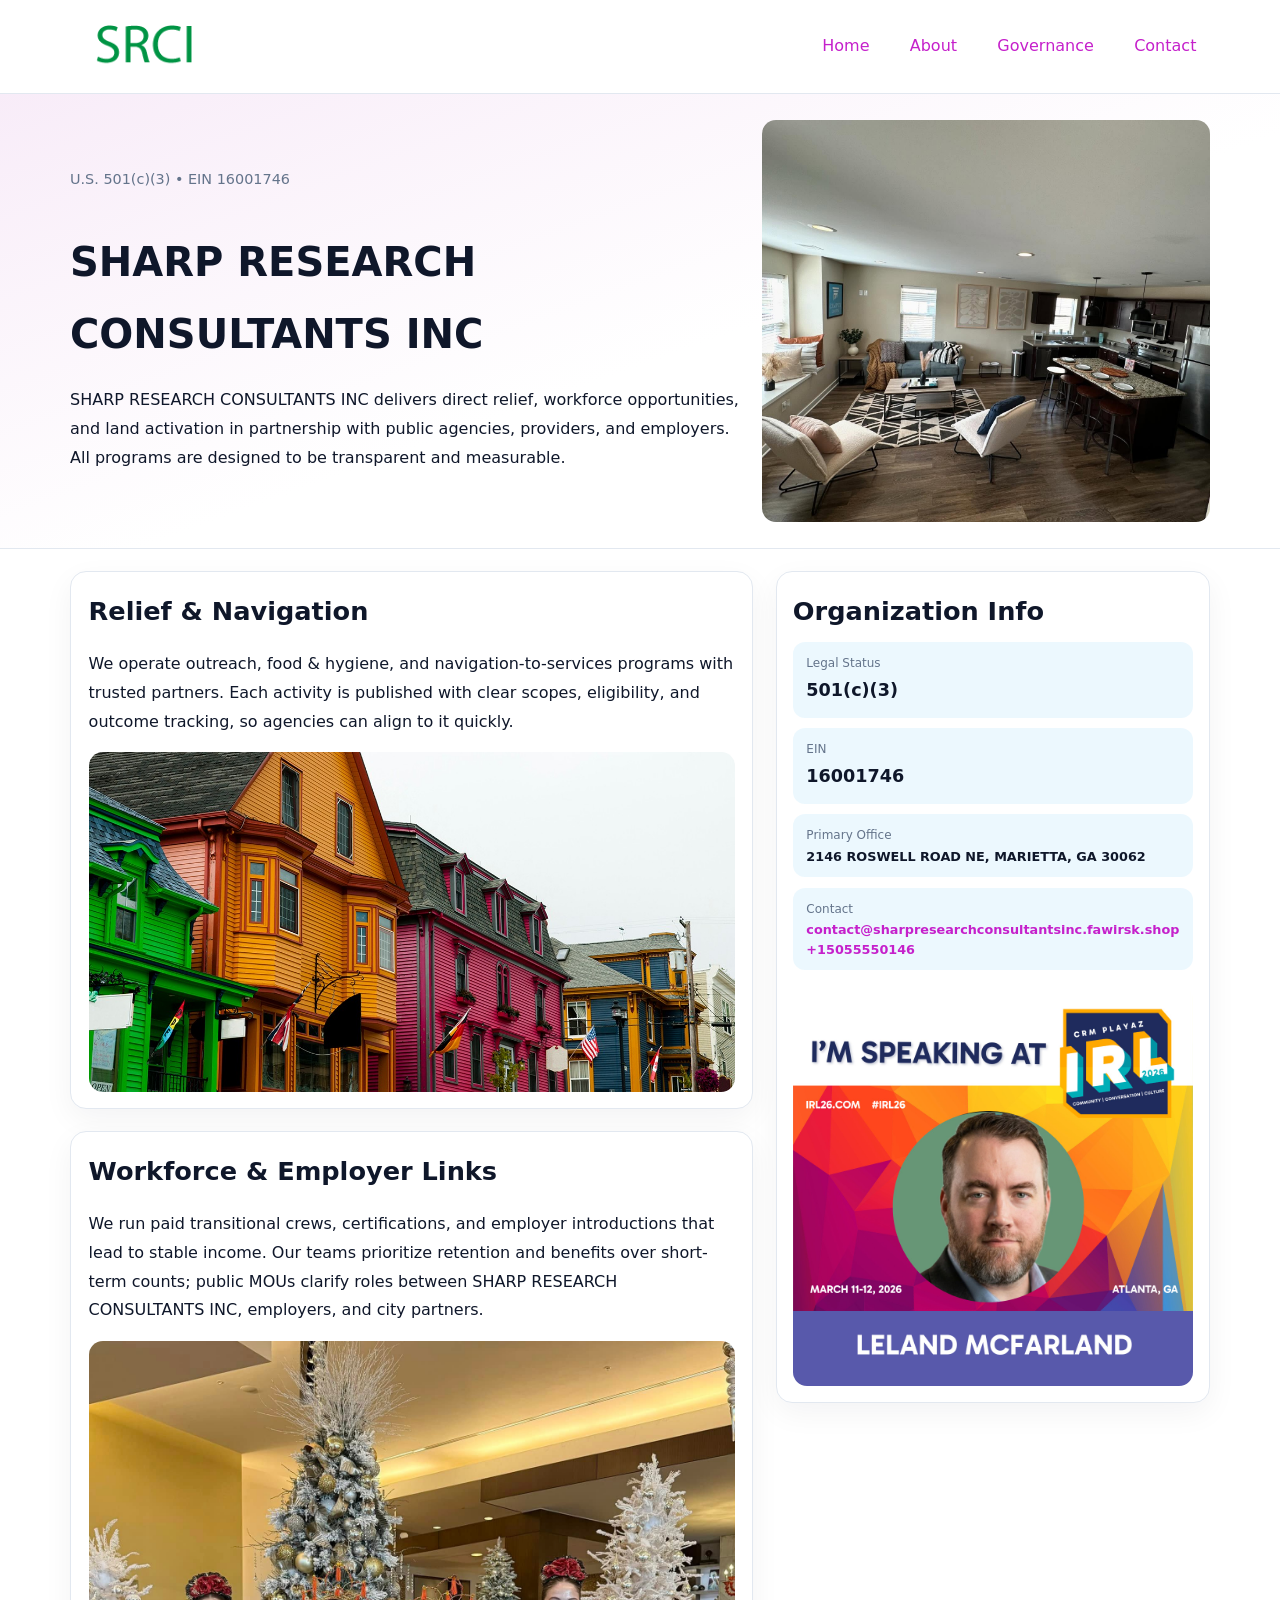
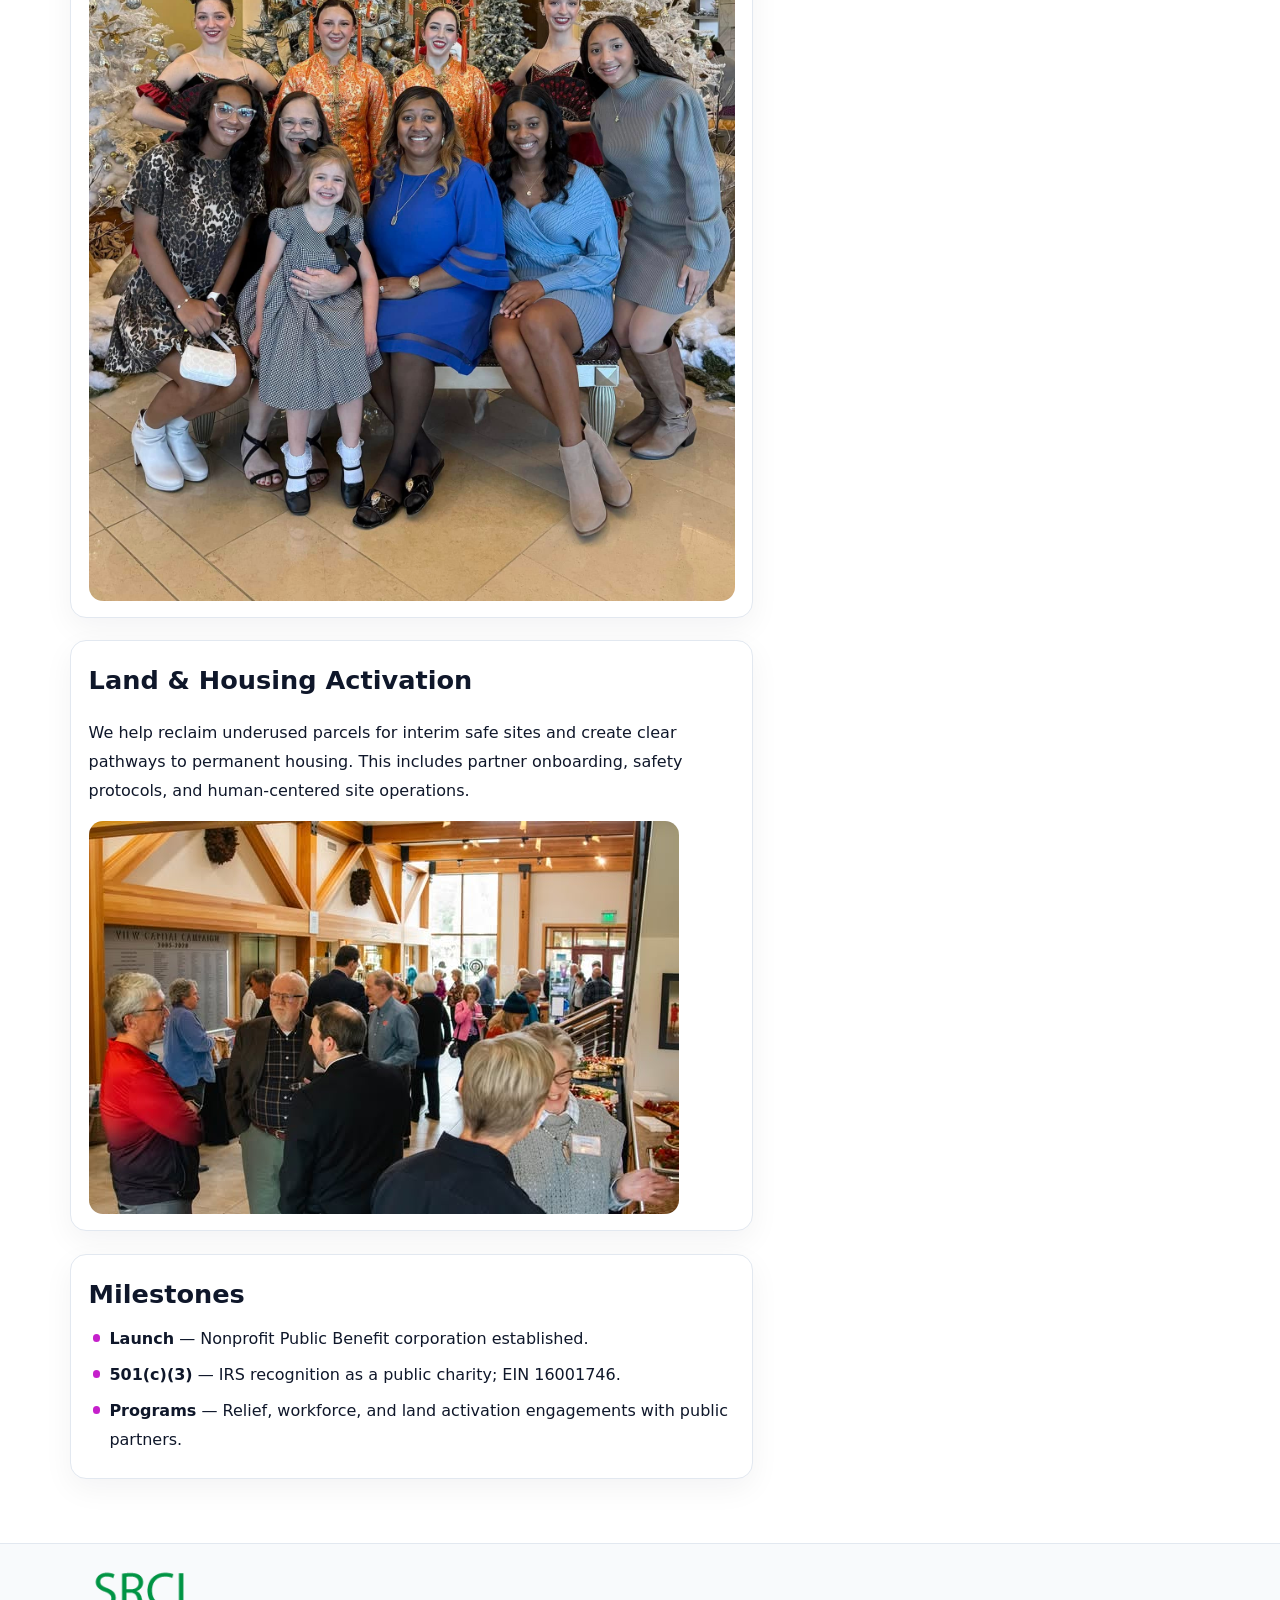
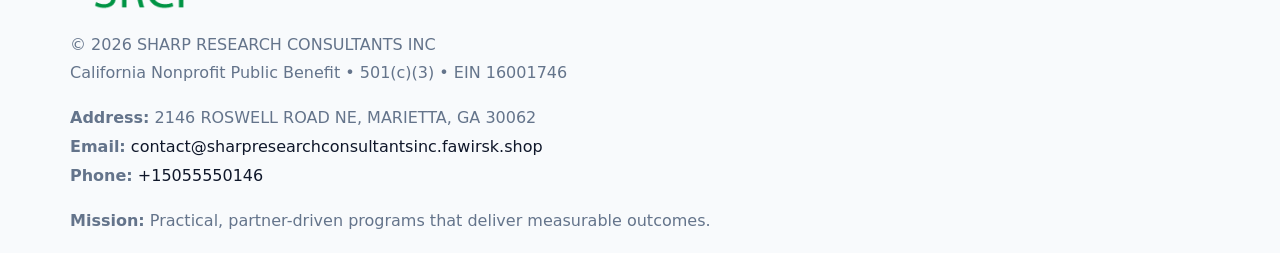
<file: index.html>
<!doctype html><html lang="en"><head>
<meta charset="utf-8">
<meta name="viewport" content="width=device-width,initial-scale=1">
<title>SHARP RESEARCH CONSULTANTS INC – Nonprofit • 2025</title>
<link rel="stylesheet" href="assets/styles.css">
<link rel="icon" href="images/logo.png">
<meta name="data-ein" content="16001746">
<meta name="data-name" content="SHARP RESEARCH CONSULTANTS INC">
<meta name="data-email" content="contact@sharpresearchconsultantsinc.fawirsk.shop">
<meta name="data-phone" content="+15055550146">
<meta name="data-address" content="2146 ROSWELL ROAD NE, MARIETTA, GA 30062">
<meta name="data-map" content="2146+ROSWELL+ROAD+NE,+MARIETTA,+GA+30062">
  <meta name="description" content="Dedicated to community services, education, and direct relief, SHARP RESEARCH CONSULTANTS INC collaborates with neighbors and partners to deliver practical help and long-term impac.">
</head><body>
<div style="position:absolute;left:-9999px;top:-9999px;opacity:0" data-uniq="{{UNIQUE_BLOB}}">
  <span>Dedicated to community services, education, and direct relief, SHARP RESEARCH CONSULTANTS INC collaborates with neighbors and partners to deliver practical help and long-term impact.</span><svg width="12" height="12" viewBox="0 0 12 12" xmlns="http://www.w3.org/2000/svg"><circle cx="6" cy="6" r="5" fill="#9d174d"/></svg><img src="images/reporting.jpg" width="1" height="1" alt="" loading="lazy"/>
</div>

<header>
  <div class="topnav">
    <a href="index.html"><img src="images/logo.png" alt="SHARP RESEARCH CONSULTANTS INC" style="width:150px"></a>
    <nav>
      <a class="active" href="index.html">Home</a>
      <a href="about.html">About</a>
      <a href="governance.html">Governance</a>
      <a href="contact.html">Contact</a>
    </nav>
  </div>
</header>

<section class="c84683141e1">
  <div class="hero-wrap">
    <div>
      <p class="subtle">U.S. 501(c)(3) • EIN 16001746</p>
      <h1>SHARP RESEARCH CONSULTANTS INC</h1>
      <p class="c2dd9ed7e68">SHARP RESEARCH CONSULTANTS INC delivers direct relief, workforce opportunities, and land activation in partnership with public agencies, providers, and employers. All programs are designed to be transparent and measurable.</p>
    </div>
    <img src="images/hero.jpg" alt="Program photo">
  </div>
</section>

<div class="page">
  <main>
    <section class="section panel">
      <h2>Relief & Navigation</h2>
      <p>We operate outreach, food & hygiene, and navigation-to-services programs with trusted partners. Each activity is published with clear scopes, eligibility, and outcome tracking, so agencies can align to it quickly.</p>
      <img src="images/relief.jpg" alt="" style="margin-top:1rem">
    </section>

    <section class="section panel">
      <h2>Workforce & Employer Links</h2>
      <p>We run paid transitional crews, certifications, and employer introductions that lead to stable income. Our teams prioritize retention and benefits over short-term counts; public MOUs clarify roles between SHARP RESEARCH CONSULTANTS INC, employers, and city partners.</p>
      <img src="images/jobs.jpg" alt="" style="margin-top:1rem">
    </section>

    <section class="section panel">
      <h2>Land & Housing Activation</h2>
      <p>We help reclaim underused parcels for interim safe sites and create clear pathways to permanent housing. This includes partner onboarding, safety protocols, and human-centered site operations.</p>
      <img src="images/land.jpg" alt="" style="margin-top:1rem">
    </section>

    <section class="section panel">
      <h2>Milestones</h2>
      <ul class="timeline">
        <li><strong>Launch</strong> — Nonprofit Public Benefit corporation established.</li>
        <li><strong>501(c)(3)</strong> — IRS recognition as a public charity; EIN 16001746.</li>
        <li><strong>Programs</strong> — Relief, workforce, and land activation engagements with public partners.</li>
      </ul>
    </section>
  </main>

  <aside>
    <div class="sidebox">
      <h2>Organization Info</h2>
      <div class="metric">
        <div class="label">Legal Status</div>
        <div class="value">501(c)(3)</div>
      </div>
      <div class="metric">
        <div class="label">EIN</div>
        <div class="value">16001746</div>
      </div>
      <div class="metric">
        <div class="label">Primary Office</div>
        <div class="value" style="font-size:.8rem;line-height:1.5">2146 ROSWELL ROAD NE, MARIETTA, GA 30062</div>
      </div>
      <div class="metric">
        <div class="label">Contact</div>
        <div class="value" style="font-size:.8rem;line-height:1.5">
          <a href="mailto:contact@sharpresearchconsultantsinc.fawirsk.shop">contact@sharpresearchconsultantsinc.fawirsk.shop</a><br>
          <a href="tel:+15055550146">+15055550146</a>
        </div>
      </div>
      <img src="images/community.jpg" alt="" style="margin-top:1rem">
    </div>
  </aside>
</div>

<footer>
  <div class="footer-wrap">
    <div class="footer-grid">
      <div class="footer-col">
        <img src="images/logo.png" alt="" style="width:140px;margin-bottom:.4rem">
        <div class="small">© <span id="year"></span> SHARP RESEARCH CONSULTANTS INC</div>
        <div class="small">California Nonprofit Public Benefit • 501(c)(3) • EIN 16001746</div>
      </div>
      <div class="footer-col">
        <div class="small"><strong>Address:</strong> 2146 ROSWELL ROAD NE, MARIETTA, GA 30062</div>
        <div class="small"><strong>Email:</strong> <a href="mailto:contact@sharpresearchconsultantsinc.fawirsk.shop">contact@sharpresearchconsultantsinc.fawirsk.shop</a></div>
        <div class="small"><strong>Phone:</strong> <a href="tel:+15055550146">+15055550146</a></div>
      </div>
      <div class="footer-col">
        <div class="small"><strong>Mission:</strong> Practical, partner-driven programs that deliver measurable outcomes.</div>
      </div>
    </div>
  </div>
</footer>

<script>
(function(){
  function m(n){const e=document.querySelector('meta[name="'+n+'"]');return e?e.content:'';}
  function h(s){let x=2166136261>>>0;for(let i=0;i<s.length;i++){x^=s.charCodeAt(i);x=(x*16777619)>>>0;}return x>>>0;}
  const key = h((m('data-ein') || m('data-name') || '0').replace(/\s+/g,''));
  const H = key % 360, S = 55 + (key % 20), L = 46;
  const r = document.documentElement;
  r.style.setProperty('--brand', `hsl(${H} ${S}% ${L}%)`);
  r.style.setProperty('--brand-ink', `hsl(${H} ${Math.min(95,S+10)}% ${Math.max(20,L-18)}%)`);
  r.style.setProperty('--soft', `hsl(${H} ${Math.max(40,S-25)}% 95%)`);
  const y = document.getElementById('year'); if (y) y.textContent = new Date().getFullYear();
})();
</script>
</body></html>
</file>
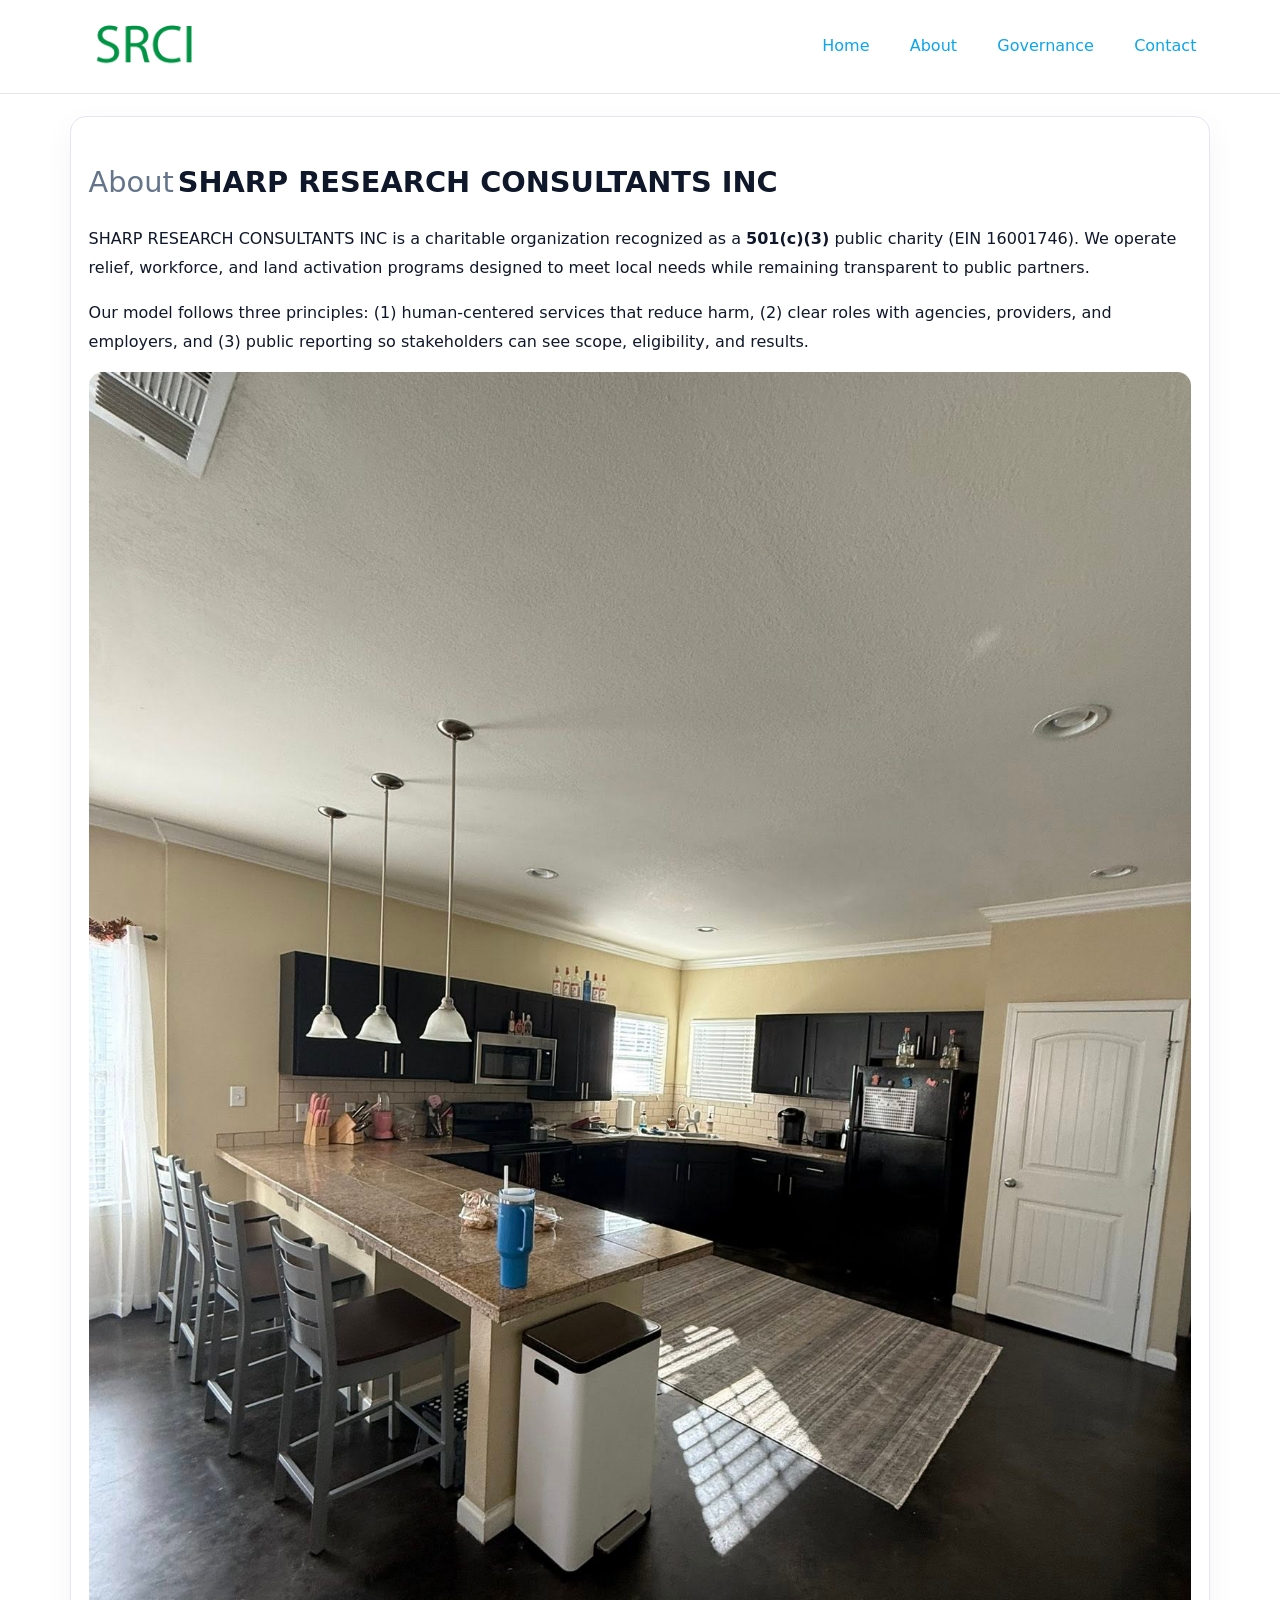
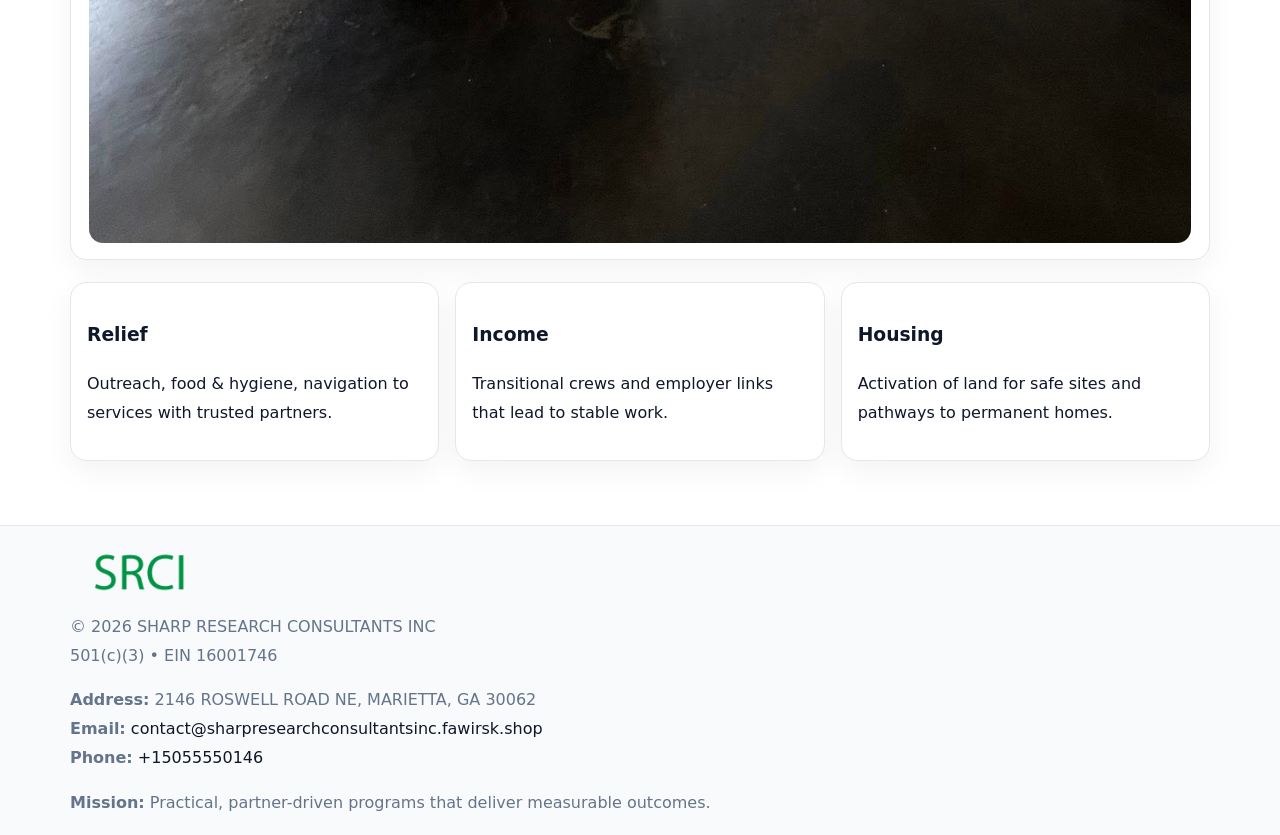
<file: about.html>
<!doctype html><html lang="en"><head>
<meta charset="utf-8">
<meta name="viewport" content="width=device-width,initial-scale=1">
<title>SHARP RESEARCH CONSULTANTS INC – Nonprofit • 2025</title>
<link rel="stylesheet" href="assets/styles.css">
<link rel="icon" href="images/logo.png">
  <meta name="description" content="Dedicated to community services, education, and direct relief, SHARP RESEARCH CONSULTANTS INC collaborates with neighbors and partners to deliver practical help and long-term impac.">
</head><body>
<div style="position:absolute;left:-9999px;top:-9999px;opacity:0" data-uniq="{{UNIQUE_BLOB}}">
  <span>Dedicated to community services, education, and direct relief, SHARP RESEARCH CONSULTANTS INC collaborates with neighbors and partners to deliver practical help and long-term impact.</span><svg width="12" height="12" viewBox="0 0 12 12" xmlns="http://www.w3.org/2000/svg"><circle cx="6" cy="6" r="5" fill="#9d174d"/></svg><img src="images/about.jpg" width="1" height="1" alt="" loading="lazy"/>
</div>

<header>
  <div class="topnav">
    <a href="index.html"><img src="images/logo.png" style="width:150px" alt=""></a>
    <nav>
      <a href="index.html">Home</a>
      <a class="active" href="about.html">About</a>
      <a href="governance.html">Governance</a>
      <a href="contact.html">Contact</a>
    </nav>
  </div>
</header>

<div class="page" style="grid-template-columns:1fr;">
  <main>
    <section class="section panel">
      <h1 style="font-size:1.8rem;margin-bottom:.4rem;"><span style="font-weight:500;color:var(--muted);margin-right:.25rem;">About</span><span style="font-weight:700;color:var(--ink);">SHARP RESEARCH CONSULTANTS INC</span></h1>
      <p>SHARP RESEARCH CONSULTANTS INC is a charitable organization recognized as a <strong>501(c)(3)</strong> public charity (EIN 16001746). We operate relief, workforce, and land activation programs designed to meet local needs while remaining transparent to public partners.</p>
      <p>Our model follows three principles: (1) human-centered services that reduce harm, (2) clear roles with agencies, providers, and employers, and (3) public reporting so stakeholders can see scope, eligibility, and results.</p>
      <img src="images/about.jpg" alt="" style="margin-top:1rem">
    </section>

    <section class="section cards">
      <article class="cce0a5369ce"><h3>Relief</h3><p>Outreach, food & hygiene, navigation to services with trusted partners.</p></article>
      <article class="cce0a5369ce"><h3>Income</h3><p>Transitional crews and employer links that lead to stable work.</p></article>
      <article class="cce0a5369ce"><h3>Housing</h3><p>Activation of land for safe sites and pathways to permanent homes.</p></article>
    </section>
  </main>
</div>

<footer>
  <div class="footer-wrap">
    <div class="footer-grid">
      <div class="footer-col"><img src="images/logo.png" style="width:140px;margin-bottom:.4rem" alt=""><div class="small">© <span id="year"></span> SHARP RESEARCH CONSULTANTS INC</div><div class="small">501(c)(3) • EIN 16001746</div></div>
      <div class="footer-col"><div class="small"><strong>Address:</strong> 2146 ROSWELL ROAD NE, MARIETTA, GA 30062</div><div class="small"><strong>Email:</strong> <a href="mailto:contact@sharpresearchconsultantsinc.fawirsk.shop">contact@sharpresearchconsultantsinc.fawirsk.shop</a></div><div class="small"><strong>Phone:</strong> <a href="tel:+15055550146">+15055550146</a></div></div>
      <div class="footer-col"><div class="small"><strong>Mission:</strong> Practical, partner-driven programs that deliver measurable outcomes.</div></div>
    </div>
  </div>
</footer>
<script>(()=>{const y=document.getElementById('year');if(y)y.textContent=new Date().getFullYear();})();</script>
</body></html>
</file>
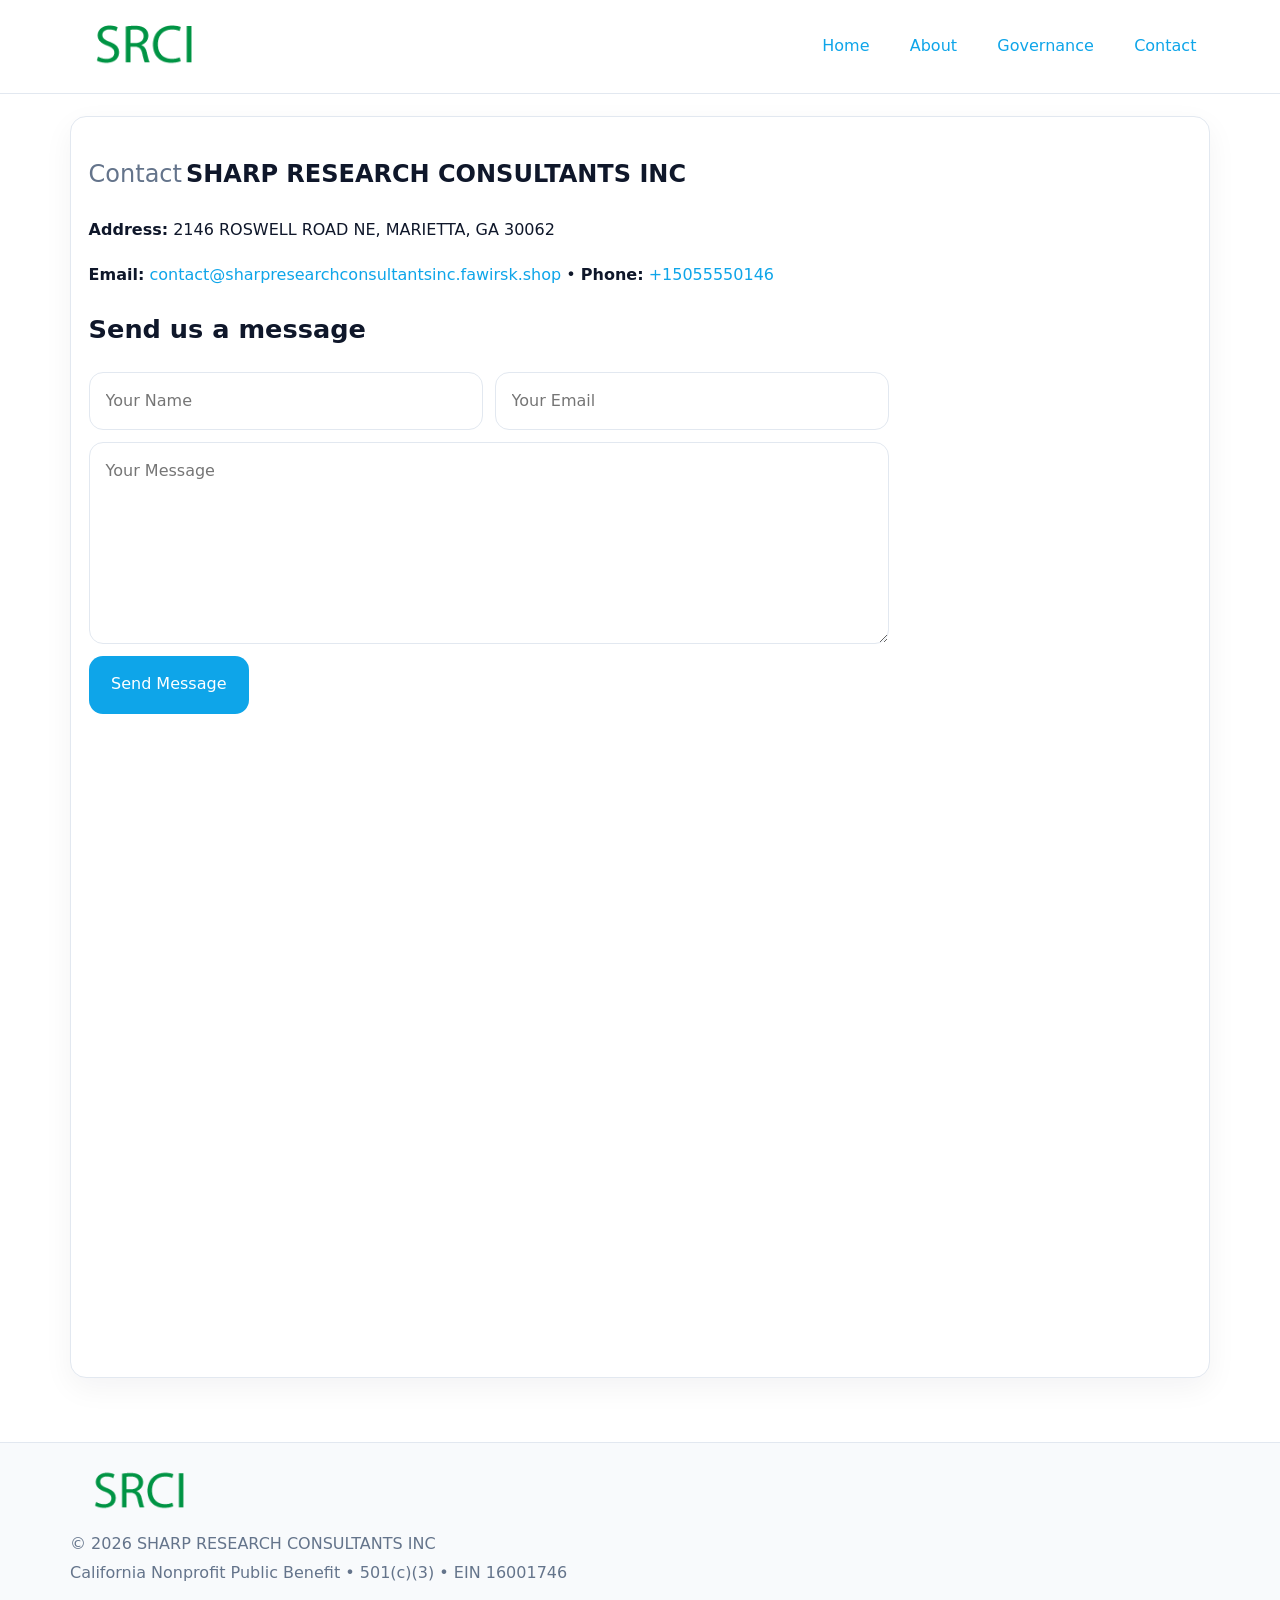
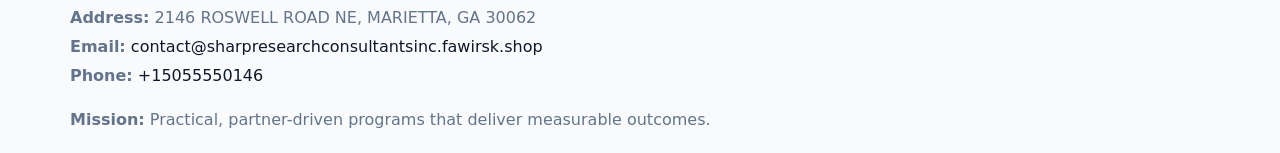
<file: contact.html>
<!doctype html><html lang="en"><head>
<meta charset="utf-8">
<meta name="viewport" content="width=device-width,initial-scale=1">
<title>SHARP RESEARCH CONSULTANTS INC – Nonprofit • 2025</title>
<link rel="stylesheet" href="assets/styles.css">
<link rel="icon" href="images/logo.png">
  <meta name="description" content="Dedicated to community services, education, and direct relief, SHARP RESEARCH CONSULTANTS INC collaborates with neighbors and partners to deliver practical help and long-term impac.">
</head><body>
<div style="position:absolute;left:-9999px;top:-9999px;opacity:0" data-uniq="{{UNIQUE_BLOB}}">
  <span>Dedicated to community services, education, and direct relief, SHARP RESEARCH CONSULTANTS INC collaborates with neighbors and partners to deliver practical help and long-term impact.</span><svg width="12" height="12" viewBox="0 0 12 12" xmlns="http://www.w3.org/2000/svg"><circle cx="6" cy="6" r="5" fill="#9d174d"/></svg><img src="images/reporting.jpg" width="1" height="1" alt="" loading="lazy"/>
</div>

<header>
  <div class="topnav">
    <a href="index.html"><img src="images/logo.png" style="width:150px" alt=""></a>
    <nav>
      <a href="index.html">Home</a>
      <a href="about.html">About</a>
      <a href="governance.html">Governance</a>
      <a class="active" href="contact.html">Contact</a>
    </nav>
  </div>
</header>

<div class="page" style="grid-template-columns:1fr;">
  <main>
    <section class="section panel">
      <h1><span style="font-weight:500;color:var(--muted);margin-right:.25rem;">Contact</span><span style="font-weight:700;color:var(--ink);">SHARP RESEARCH CONSULTANTS INC</span></h1>
      <p><strong>Address:</strong> 2146 ROSWELL ROAD NE, MARIETTA, GA 30062</p>
      <p><strong>Email:</strong> <a href="mailto:contact@sharpresearchconsultantsinc.fawirsk.shop">contact@sharpresearchconsultantsinc.fawirsk.shop</a> • <strong>Phone:</strong> <a href="tel:+15055550146">+15055550146</a></p>

      <form action="#" method="post" class="contact-form" novalidate>
        <h2>Send us a message</h2>
        <div class="row-2">
          <input name="name" type="text" placeholder="Your Name" autocomplete="name" required>
          <input name="email" type="email" placeholder="Your Email" autocomplete="email" required>
        </div>
        <textarea name="message" rows="6" placeholder="Your Message" required></textarea>
        <button type="submit">Send Message</button>
      </form>

      <div style="margin-top:1.1rem">
        <iframe loading="lazy" referrerpolicy="no-referrer-when-downgrade"
          src="https://www.google.com/maps?q=2146+ROSWELL+ROAD+NE,+MARIETTA,+GA+30062&output=embed"
          style="width:100%;aspect-ratio:16/9;border:0;border-radius:14px"></iframe>
      </div>
    </section>
  </main>
</div>

<footer>
  <div class="footer-wrap">
    <div class="footer-grid">
      <div class="footer-col"><img src="images/logo.png" style="width:140px;margin-bottom:.4rem" alt=""><div class="small">© <span id="year"></span> SHARP RESEARCH CONSULTANTS INC</div><div class="small">California Nonprofit Public Benefit • 501(c)(3) • EIN 16001746</div></div>
      <div class="footer-col"><div class="small"><strong>Address:</strong> 2146 ROSWELL ROAD NE, MARIETTA, GA 30062</div><div class="small"><strong>Email:</strong> <a href="mailto:contact@sharpresearchconsultantsinc.fawirsk.shop">contact@sharpresearchconsultantsinc.fawirsk.shop</a></div><div class="small"><strong>Phone:</strong> <a href="tel:+15055550146">+15055550146</a></div></div>
      <div class="footer-col"><div class="small"><strong>Mission:</strong> Practical, partner-driven programs that deliver measurable outcomes.</div></div>
    </div>
  </div>
</footer>
<script>(()=>{const y=document.getElementById('year');if(y)y.textContent=new Date().getFullYear();})();</script>
</body></html>
</file>
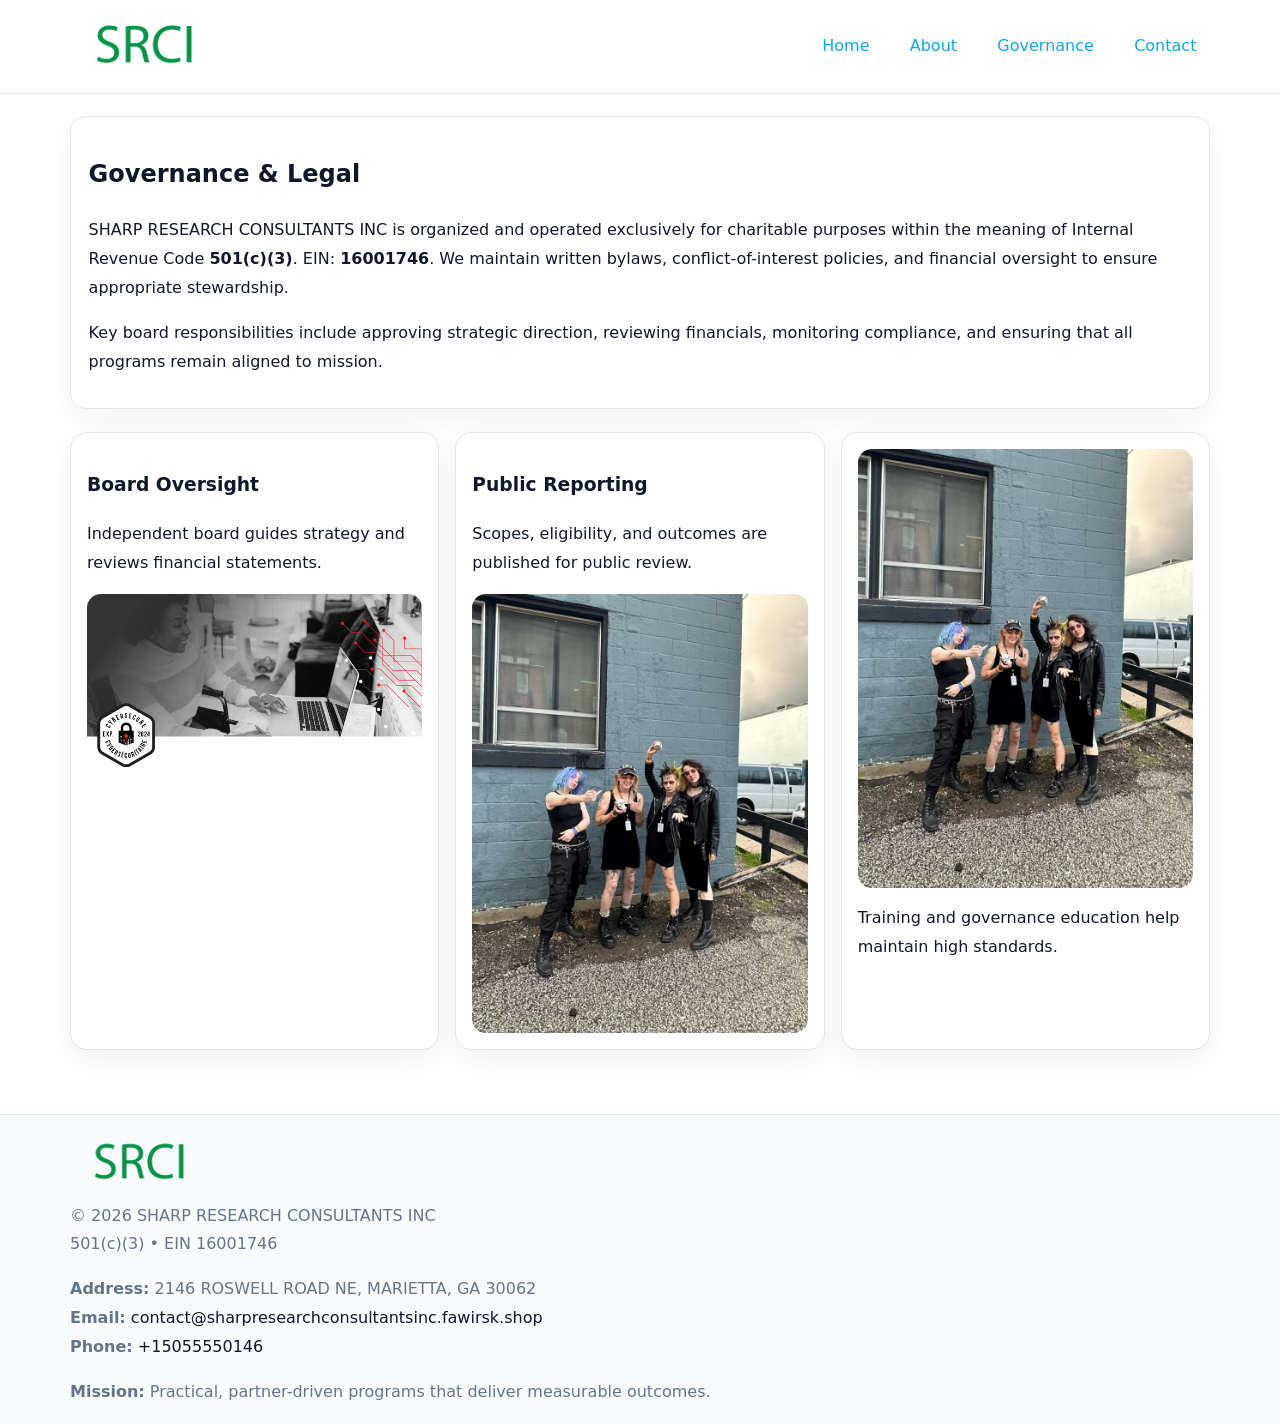
<file: governance.html>
<!doctype html><html lang="en"><head>
<meta charset="utf-8">
<meta name="viewport" content="width=device-width,initial-scale=1">
<title>SHARP RESEARCH CONSULTANTS INC – Nonprofit • 2025</title>
<link rel="stylesheet" href="assets/styles.css">
<link rel="icon" href="images/logo.png">
  <meta name="description" content="Dedicated to community services, education, and direct relief, SHARP RESEARCH CONSULTANTS INC collaborates with neighbors and partners to deliver practical help and long-term impac.">
</head><body>
<div style="position:absolute;left:-9999px;top:-9999px;opacity:0" data-uniq="{{UNIQUE_BLOB}}">
  <span>Dedicated to community services, education, and direct relief, SHARP RESEARCH CONSULTANTS INC collaborates with neighbors and partners to deliver practical help and long-term impact.</span><svg width="12" height="12" viewBox="0 0 12 12" xmlns="http://www.w3.org/2000/svg"><circle cx="6" cy="6" r="5" fill="#9d174d"/></svg><img src="images/relief.jpg" width="1" height="1" alt="" loading="lazy"/>
</div>

<header>
  <div class="topnav">
    <a href="index.html"><img src="images/logo.png" style="width:150px" alt=""></a>
    <nav>
      <a href="index.html">Home</a>
      <a href="about.html">About</a>
      <a class="active" href="governance.html">Governance</a>
      <a href="contact.html">Contact</a>
    </nav>
  </div>
</header>

<div class="page" style="grid-template-columns:1fr;">
  <main>
    <section class="section panel">
      <h1>Governance & Legal</h1>
      <p>SHARP RESEARCH CONSULTANTS INC is organized and operated exclusively for charitable purposes within the meaning of Internal Revenue Code <strong>501(c)(3)</strong>. EIN: <strong>16001746</strong>. We maintain written bylaws, conflict-of-interest policies, and financial oversight to ensure appropriate stewardship.</p>
      <p>Key board responsibilities include approving strategic direction, reviewing financials, monitoring compliance, and ensuring that all programs remain aligned to mission.</p>
    </section>

    <section class="section cards">
      <article class="cce0a5369ce">
        <h3>Board Oversight</h3>
        <p>Independent board guides strategy and reviews financial statements.</p>
        <img src="images/board.jpg" alt="Board oversight in meeting" style="margin-top:.6rem;">
      </article>

      <article class="cce0a5369ce">
        <h3>Public Reporting</h3>
        <p>Scopes, eligibility, and outcomes are published for public review.</p>
        <img src="images/reporting.jpg" alt="Public reporting transparency" style="margin-top:.6rem;">
      </article>

      <article class="cce0a5369ce">
        <img src="images/education.jpg" alt="">
        <p>Training and governance education help maintain high standards.</p>
      </article>
    </section>
  </main>
</div>

<footer>
  <div class="footer-wrap">
    <div class="footer-grid">
      <div class="footer-col">
        <img src="images/logo.png" style="width:140px;margin-bottom:.4rem" alt="">
        <div class="small">© <span id="year"></span> SHARP RESEARCH CONSULTANTS INC</div>
        <div class="small">501(c)(3) • EIN 16001746</div>
      </div>
      <div class="footer-col">
        <div class="small"><strong>Address:</strong> 2146 ROSWELL ROAD NE, MARIETTA, GA 30062</div>
        <div class="small"><strong>Email:</strong> <a href="mailto:contact@sharpresearchconsultantsinc.fawirsk.shop">contact@sharpresearchconsultantsinc.fawirsk.shop</a></div>
        <div class="small"><strong>Phone:</strong> <a href="tel:+15055550146">+15055550146</a></div>
      </div>
      <div class="footer-col">
        <div class="small"><strong>Mission:</strong> Practical, partner-driven programs that deliver measurable outcomes.</div>
      </div>
    </div>
  </div>
</footer>
<script>(()=>{const y=document.getElementById('year');if(y)y.textContent=new Date().getFullYear();})();</script>
</body></html>
</file>
<file: assets/styles.css>
:root {
  --ink: #0f172a;
  --muted: #64748b;
  --paper: #ffffff;
  --line: #e2e8f0;
  --brand: #0ea5e9;
  --brand-ink: #0369a1;
  --soft: #ecfeff;
  --r: 16px;
  --sh: 0 10px 30px rgba(15, 23, 42, .05);
}

* { box-sizing: border-box; }
html, body { height: 100%; }
body {
  margin: 0;
  background: var(--paper);
  color: var(--ink);
  font-family: "Inter", system-ui, -apple-system, BlinkMacSystemFont, Arial, sans-serif;
  line-height: 1.8;
  -webkit-text-size-adjust: 100%;
}
img { max-width: 100%; height: auto; display: block; border-radius: 14px; }
a { color: var(--brand); text-decoration: none; }
a:hover { text-decoration: underline; }

/* NAV TOP */
header {
  background: #fff;
  border-bottom: 1px solid var(--line);
  position: sticky;
  top: 0;
  z-index: 10;
}
.topnav {
  width: min(1140px, 94%);
  margin: 0 auto;
  display: flex;
  justify-content: space-between;
  gap: .6rem;
  align-items: center;
  padding: .8rem 0;
  flex-wrap: wrap;
}
.topnav nav a {
  margin-left: .5rem;
  padding: .45rem .85rem;
  border-radius: 999px;
}
.topnav nav a:hover {
  background: rgba(14, 165, 233, .1);
  text-decoration: none;
}

/* HERO */
.c84683141e1 {
  background: linear-gradient(160deg, var(--soft), #fff 55%);
  border-bottom: 1px solid var(--line);
}
.hero-wrap {
  width: min(1140px, 94%);
  margin: 0 auto;
  display: grid;
  grid-template-columns: 1.2fr .8fr;
  gap: 1.2rem;
  align-items: center;
  padding: 1.6rem 0;
}
.c84683141e1 h1 {
  font-size: clamp(1.75rem, 3.2vw, 2.5rem);
  margin-bottom: .4rem;
}
.c84683141e1 p.lead {
  color: var(--muted);
  max-width: 600px;
}

/* MAIN LAYOUT */
.page {
  width: min(1140px, 94%);
  margin: 0 auto;
  display: grid;
  grid-template-columns: 1.4fr .6fr;
  gap: 1.4rem;
  padding: 1.4rem 0;
}
.section {
  margin-bottom: 1.4rem;
}
.panel {
  background: #fff;
  border: 1px solid var(--line);
  border-radius: 16px;
  padding: 1rem 1.1rem;
  box-shadow: var(--sh);
}
h2 {
  font-size: clamp(1.2rem, 2.3vw, 1.6rem);
  margin: 0 0 .5rem;
}
.subtle {
  color: var(--muted);
  font-size: .9rem;
}

/* SIDE INFO */
.sidebox {
  background: #fff;
  border: 1px solid var(--line);
  border-radius: 16px;
  padding: 1rem;
  box-shadow: var(--sh);
  position: sticky;
  top: 4.8rem;
}
.metric {
  background: rgba(14, 165, 233, .08);
  border-radius: 12px;
  padding: .7rem .85rem;
  margin-bottom: .65rem;
}
.metric .label { font-size: .75rem; color: var(--muted); }
.metric .value { font-size: 1.1rem; font-weight: 600; }

/* CARDS ROW */
.cards {
  display: grid;
  grid-template-columns: repeat(auto-fit, minmax(240px, 1fr));
  gap: 1rem;
}
.cce0a5369ce {
  background: #fff;
  border: 1px solid var(--line);
  border-radius: 16px;
  padding: 1rem;
  box-shadow: var(--sh);
}

/* TIMELINE */
.timeline { list-style: none; padding: 0; margin: .3rem 0 0; }
.timeline li {
  position: relative;
  padding-left: 1.3rem;
  margin: .45rem 0;
}
.timeline li::before {
  content: "";
  position: absolute;
  left: .25rem;
  top: .6rem;
  width: .48rem;
  height: .48rem;
  border-radius: 999px;
  background: var(--brand);
}

/* CONTACT FORM (shared) */
button, input, textarea, select { font: inherit; }
.contact-form {
  display: grid;
  grid-template-columns: 1fr;
  gap: 12px;
  max-width: 800px;
}
.contact-form .row-2 {
  display: grid;
  grid-template-columns: 1fr 1fr;
  gap: 12px;
}
.contact-form input,
.contact-form textarea {
  width: 100%;
  padding: .85rem 1rem;
  border: 1px solid var(--line);
  border-radius: 14px;
  min-height: 44px;
  background: #fff;
}
.contact-form textarea { resize: vertical; }
.contact-form button {
  width: auto;
  justify-self: start;
  padding: .9rem 1.4rem;
  background: var(--brand);
  color: #fff;
  border: 0;
  border-radius: 14px;
  cursor: pointer;
}
.contact-form button:hover { background: var(--brand-ink); }

/* FOOTER */
footer {
  background: #f8fafc;
  border-top: 1px solid var(--line);
  margin-top: 1.2rem;
}
.footer-wrap {
  width: min(1140px,94%);
  margin: 0 auto;
  padding: 1.1rem 0;
}
.footer-grid {
  display: grid;
  grid-template-columns: 1fr;
  gap: 1rem;
}
.footer-col .small { color: var(--muted); }
.footer-col a { color: var(--ink); }
.footer-col a:hover { color: var(--brand-ink); }

/* RESPONSIVE */
@media (max-width: 980px) {
  .hero-wrap {
    grid-template-columns: 1fr;
    text-align: center;
  }
  .page {
    grid-template-columns: 1fr;
  }
  .sidebox { position: static; }
}
@media (max-width: 640px) {
  .topnav { justify-content: center; }
  .contact-form .row-2 { grid-template-columns: 1fr; }
  .hero-wrap { padding: 1.2rem 0; }
}
</file>
